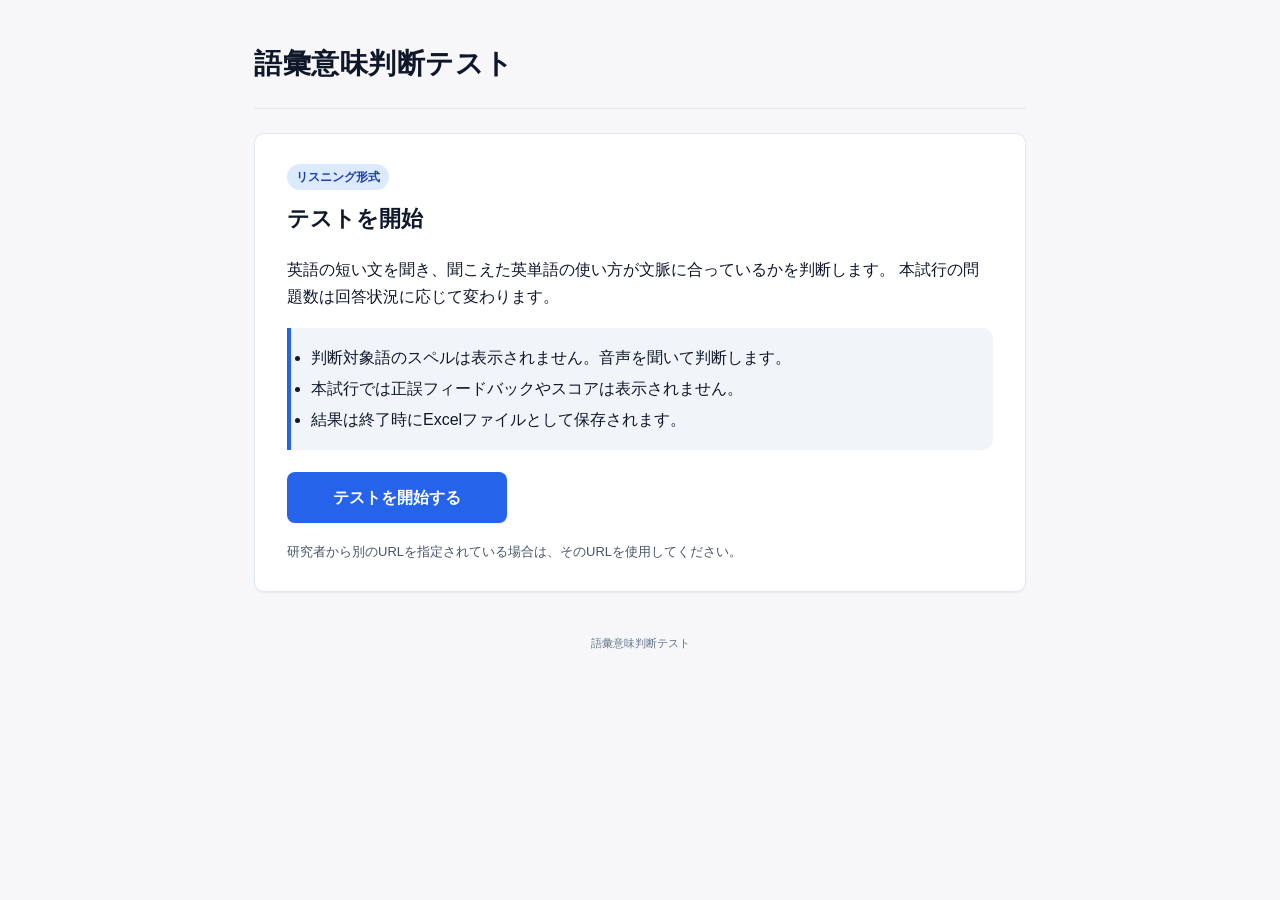
<file: index.html>
<!DOCTYPE html>
<html lang="ja">
<head>
  <meta charset="UTF-8" />
  <title>語彙意味判断テスト (LJT)</title>
  <meta name="viewport" content="width=device-width, initial-scale=1" />
  <link rel="icon" href="data:," />
  <link rel="stylesheet" href="assets/styles.css?v=20260428k" />
</head>
<body>
  <div id="browser-warning" class="hidden">
    <p>このテストは <strong>Google Chrome</strong> のブラウザでのみご利用いただけます。<br />
       PC の Chrome でこのページを開き直してください。</p>
  </div>

  <div id="landing-app" class="container">
    <header>
      <h1>語彙意味判断テスト</h1>
    </header>

    <main>
      <section class="stage">
        <p class="route-status">リスニング形式</p>
        <h2>テストを開始</h2>
        <p class="stage-lead">
          英語の短い文を聞き、聞こえた英単語の使い方が文脈に合っているかを判断します。
          本試行の問題数は回答状況に応じて変わります。
        </p>
        <ul class="note-list compact-list">
          <li>判断対象語のスペルは表示されません。音声を聞いて判断します。</li>
          <li>本試行では正誤フィードバックやスコアは表示されません。</li>
          <li>結果は終了時にExcelファイルとして保存されます。</li>
        </ul>
        <a id="start-link" class="primary-btn start-link" href="adaptive/">テストを開始する</a>
        <p class="mode-note">
          研究者から別のURLを指定されている場合は、そのURLを使用してください。
        </p>
      </section>
    </main>

    <footer>
      <small>語彙意味判断テスト</small>
    </footer>
  </div>
  <script>
    (function () {
      function isSupportedBrowser () {
        if (!('AudioContext' in window || 'webkitAudioContext' in window)) return false;
        if (!(window.crypto && window.crypto.getRandomValues)) return false;
        if (typeof Audio === 'undefined') return false;
        var ua = navigator.userAgent || '';
        if (/iPad|iPhone|iPod|Android/.test(ua)) return false;
        if (/CriOS\//.test(ua)) return false;
        if (/Edg\//.test(ua) || /OPR\//.test(ua)) return false;
        return /Chrome\//.test(ua);
      }
      var link = document.getElementById('start-link');
      if (link) {
        link.href = 'adaptive/' + window.location.search + window.location.hash;
      }
      if (!isSupportedBrowser()) {
        document.getElementById('browser-warning').classList.remove('hidden');
        document.getElementById('landing-app').classList.add('hidden');
      }
    })();
  </script>
</body>
</html>
</file>
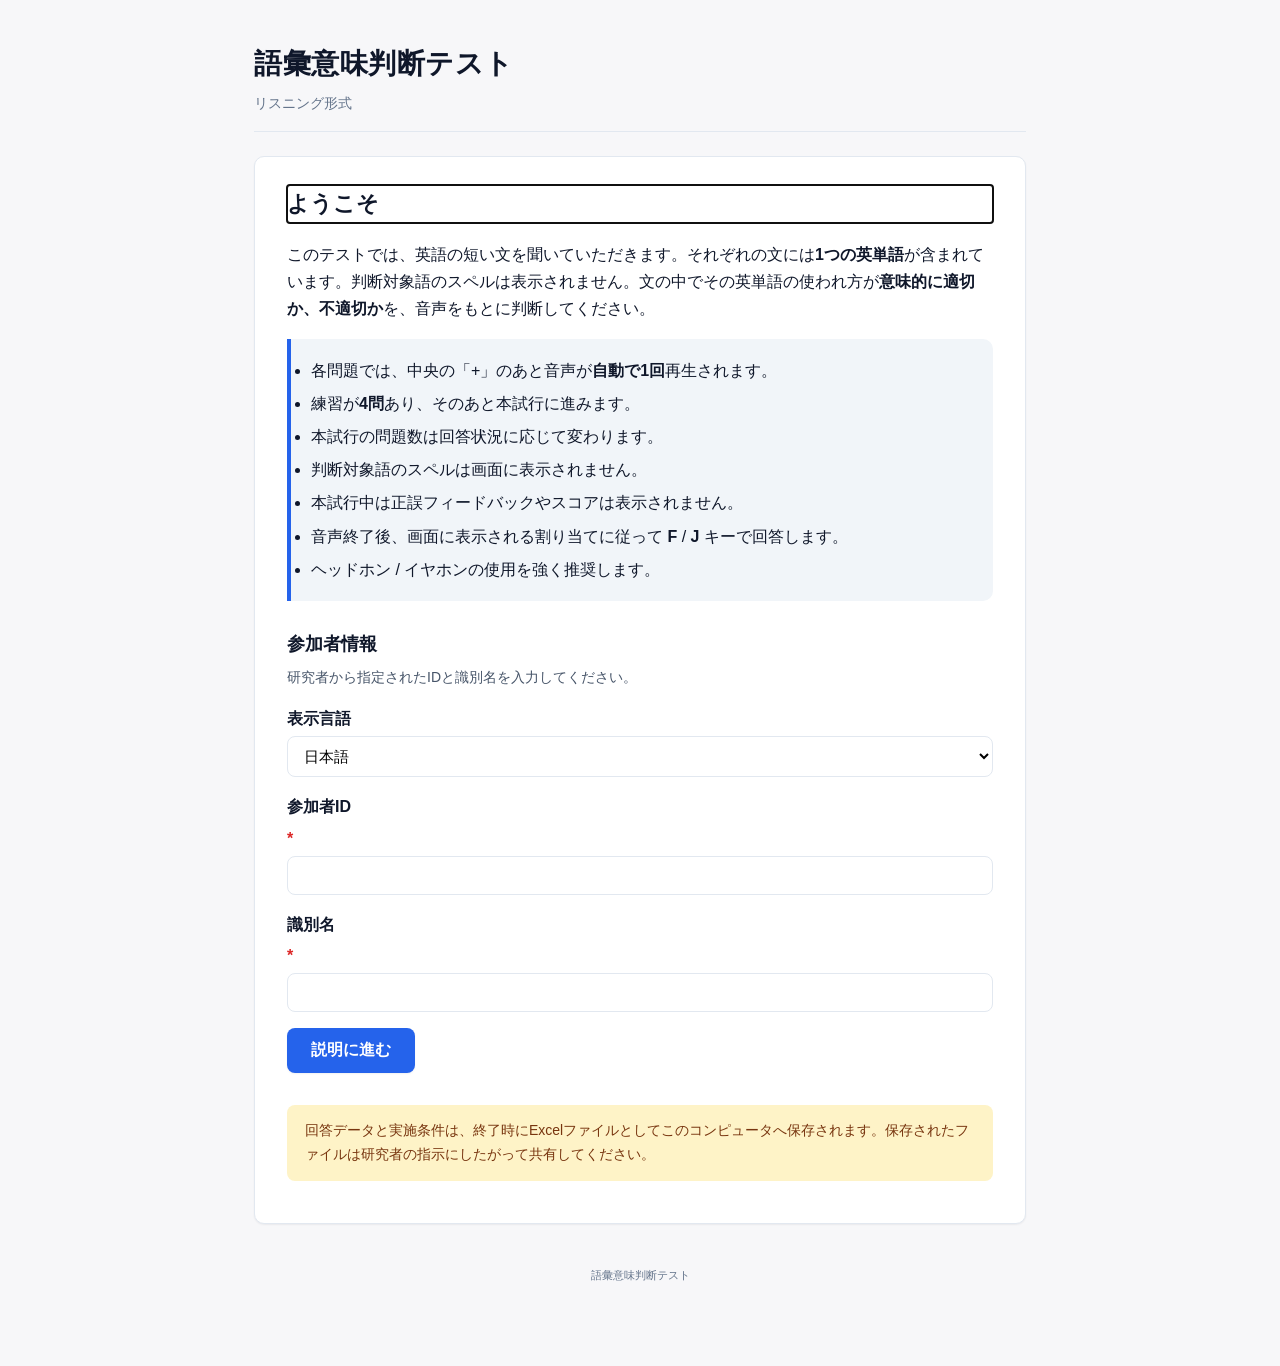
<file: adaptive/index.html>
<!DOCTYPE html>
<html lang="ja">
<head>
  <meta charset="UTF-8" />
  <title>語彙意味判断テスト</title>
  <meta name="viewport" content="width=device-width, initial-scale=1" />
  <link rel="icon" href="data:," />
  <link rel="stylesheet" href="../assets/styles.css?v=20260531g" />
</head>
<body>
  <div id="browser-warning" class="hidden">
    <p data-i18n-html="browserWarning">このテストは <strong>Google Chrome</strong> のブラウザでのみご利用いただけます。<br />
       PC の Chrome でこのページを開き直してください。</p>
  </div>

  <div id="app" class="container">
    <header>
      <h1 data-i18n="appTitle">語彙意味判断テスト</h1>
      <p class="subtitle" data-i18n="subtitleAdaptive">リスニング形式</p>
    </header>

    <main id="stage-container">
      <section id="stage-welcome" class="stage">
        <h2 data-i18n="welcomeTitle">ようこそ</h2>
        <p data-i18n-html="welcomeBody">このテストでは、英語の短い文を聞いていただきます。
          それぞれの文には<strong>1つの英単語</strong>が含まれています。
          文の中でその英単語の使われ方が<strong>意味的に適切か、不適切か</strong>を判断してください。</p>
        <ul class="note-list">
          <li data-i18n-html="noteAutoplay">各問題では、中央の「+」のあと音声が<strong>自動で1回</strong>再生されます。</li>
          <li data-i18n-html="notePractice">練習が<strong>4問</strong>あり、そのあと本試行に進みます。</li>
          <li data-i18n="noteAdaptiveLength">本試行の問題数は回答状況に応じて変わります。</li>
          <li data-i18n="noteNoSpelling">判断対象語のスペルは画面に表示されません。</li>
          <li data-i18n="noteNoScoreShown">本試行では正誤フィードバックやスコアは表示されません。</li>
          <li data-i18n-html="noteKeys">音声終了後、キーボードの <strong>F</strong> / <strong>J</strong> で回答します。</li>
          <li data-i18n="noteHeadphones">ヘッドホン / イヤホンの使用を強く推奨します。</li>
        </ul>
        <div id="research-panel" class="research-panel hidden"></div>
        <h3 data-i18n="participantInfo">参加者情報</h3>
        <p class="form-note" data-i18n="participantInfoLead">研究者から指定されたIDと識別名を入力してください。</p>
        <form id="participant-form">
          <label>
            <span data-i18n="languageLabel">表示言語</span>
            <select id="input-lang" autocomplete="off">
              <option value="ja">日本語</option>
              <option value="en">English</option>
            </select>
          </label>
          <label>
            <span><span data-i18n="participantId">参加者ID</span> <span class="required">*</span></span>
            <input type="text" id="input-pid" required maxlength="64" autocomplete="off" />
          </label>
          <label>
            <span><span data-i18n="participantName">識別名</span> <span class="required">*</span></span>
            <input type="text" id="input-name" required maxlength="64" autocomplete="off" />
          </label>
          <button type="submit" class="primary-btn" data-i18n="consentStart">説明に進む</button>
        </form>
        <p class="disclaimer" data-i18n="disclaimer">
          回答データは終了時にあなたのコンピュータに保存されます。
          ダウンロードされたファイルは研究者の指示にしたがって共有してください。
        </p>
      </section>

      <section id="stage-instructions" class="stage hidden">
        <h2 data-i18n="instructionsTitle">説明</h2>
        <p data-i18n="instructionsLead">これから4問の練習を行います。各問題では:</p>
        <div class="instruction-callout">
          <h3 data-i18n="practiceGoalTitle">練習で確認すること</h3>
          <ul>
            <li data-i18n-html="practiceGoalAudio">音声がはっきり聞こえる音量になっているか確認してください。</li>
            <li data-i18n-html="practiceGoalDecision">文全体を聞き、文の中で聞こえた英単語の意味が自然かどうかを判断してください。</li>
            <li data-i18n-html="practiceGoalKeys">あなたの <strong>F</strong> / <strong>J</strong> キー割り当てを確認してください。</li>
          </ul>
        </div>
        <ol>
          <li data-i18n-html="instructionFixation">中央の <strong>+</strong> を見てください。音声は自動で再生されます。</li>
          <li data-i18n-html="instructionNoSpelling">判断する英単語のスペルは画面に表示されません。音声で聞こえた単語をもとに判断してください。</li>
          <li data-i18n-html="instructionCriteria"><strong>適切</strong>は、聞こえた英単語が文脈に合っている場合です。<strong>不適切</strong>は、聞こえた英単語が文脈に合わない場合です。</li>
          <li data-i18n-html="instructionDecision">音声が終わったら、聞こえた英単語の使い方が
              <span class="yes-color"><strong>「適切」</strong></span>か
              <span class="no-color"><strong>「不適切」</strong></span>かを選んでください。</li>
          <li id="key-instruction">回答キーを読み込み中です。</li>
          <li id="timing-instruction">制限時間設定を読み込み中です。</li>
          <li data-i18n="instructionFeedback">練習では正解・不正解のフィードバックが表示されます。
              本試行ではフィードバックはありません。</li>
        </ol>
        <p class="instruction-note" data-i18n="instructionPracticeSupport">練習中に音声が聞き取りにくい場合は、本試行に進む前に研究者へ知らせてください。</p>
        <button id="btn-start-practice" class="primary-btn" data-i18n="startPractice">練習を開始する</button>
      </section>

      <section id="stage-trial" class="stage hidden">
        <div class="trial-header">
          <span id="trial-label"></span>
          <span id="trial-counter" role="status" aria-live="polite" aria-atomic="true"></span>
        </div>
        <div class="trial-body">
          <div id="fixation-cross" class="fixation-cross hidden" aria-hidden="true">+</div>
          <div class="audio-area">
            <button id="btn-play" class="primary-btn" aria-describedby="play-status" data-i18n="playAudio">音声を再生</button>
            <p id="play-status" class="play-status" role="status" aria-live="polite"></p>
          </div>
          <div id="target-word-area" class="hidden" role="region" aria-live="polite">
            <p class="target-word" id="target-word-display"></p>
            <div class="response-btns">
              <button id="btn-yes" class="response-btn yes-btn" aria-label="適切 (Yes)">適切</button>
              <button id="btn-no"  class="response-btn no-btn" aria-label="不適切 (No)">不適切</button>
            </div>
            <div id="response-timebar" class="response-timebar hidden" aria-hidden="true">
              <div id="response-timebar-fill" class="response-timebar-fill"></div>
            </div>
          </div>
        </div>
        <div id="feedback-area" class="hidden" role="status" aria-live="polite"></div>
        <audio id="audio-player" preload="auto"></audio>
      </section>

      <section id="stage-transition" class="stage hidden">
        <h2 data-i18n="transitionTitle">練習は以上です</h2>
        <div id="practice-summary" class="practice-summary" role="status" aria-live="polite"></div>
        <p data-i18n-html="transitionBody">これから本試行に入ります。本試行では<strong>フィードバックは表示されません</strong>。
           音声は<strong>1回のみ</strong>再生されます。準備ができたら開始してください。</p>
        <p class="instruction-note" data-i18n="transitionReminder">音量、キー割り当て、判断方法に問題がなければ本試行を開始してください。</p>
        <button id="btn-start-main" class="primary-btn" data-i18n="startMain">本試行を開始する</button>
      </section>

      <section id="stage-result" class="stage hidden">
        <h2 data-i18n="resultTitle">テスト終了</h2>
        <p data-i18n="resultThanks">ご協力ありがとうございました。</p>
        <div id="participant-score-report" class="result-box participant-score-report hidden" aria-live="polite"></div>
        <div class="download-status" id="download-status" role="status" aria-live="polite" data-i18n="savingStatus">
          結果を保存中...
        </div>
        <p class="result-file" id="filename-display"></p>
        <button id="btn-download-again" class="secondary-btn hidden" data-i18n="downloadAgain">
          もう一度ダウンロードする
        </button>
        <p class="end-note" data-i18n="endNote">
          結果ファイルがダウンロードフォルダに保存されました。
          研究者の指示にしたがって共有してください。
        </p>
      </section>
    </main>

    <footer>
      <small data-i18n="appTitle">語彙意味判断テスト</small>
    </footer>
  </div>

  <script src="../lib/xlsx.full.min.js?v=20260531g"></script>
  <script src="config.js?v=20260531g"></script>
  <script src="../js/cat_1f.js?v=20260531g"></script>
  <script src="../js/cat_2f.js?v=20260531g"></script>
  <script src="../js/xlsx_export.js?v=20260531g"></script>
  <script src="../js/cat_session_storage.js?v=20260531g"></script>
  <script src="../js/cat_app.js?v=20260531g"></script>
</body>
</html>
</file>
<file: assets/styles.css>
/* LJT-CAT — Japanese UI styles (Chrome, PC) */

:root {
  --color-bg: #f7f7f9;
  --color-card: #ffffff;
  --color-primary: #2563eb;
  --color-primary-dark: #1e40af;
  --color-yes: #059669;
  --color-no: #dc2626;
  --color-neutral: #475569;
  --color-border: #e2e8f0;
  --color-text: #0f172a;
  --color-muted: #64748b;
  --shadow-sm: 0 1px 2px rgba(15, 23, 42, 0.06);
  --shadow-md: 0 4px 12px rgba(15, 23, 42, 0.08);
  --radius: 10px;
  --font-jp: "Hiragino Kaku Gothic ProN", "Yu Gothic", "Meiryo",
             "Noto Sans JP", "Helvetica Neue", sans-serif;
}

* { box-sizing: border-box; }

html, body {
  margin: 0;
  padding: 0;
  font-family: var(--font-jp);
  background: var(--color-bg);
  color: var(--color-text);
  line-height: 1.7;
  font-size: 16px;
}

.hidden { display: none !important; }

.container {
  max-width: 820px;
  margin: 0 auto;
  padding: 40px 24px 80px;
}

header {
  border-bottom: 1px solid var(--color-border);
  padding-bottom: 16px;
  margin-bottom: 24px;
  position: relative;
}

h1 {
  font-size: 28px;
  margin: 0 0 4px;
  letter-spacing: 0.02em;
}

.subtitle {
  color: var(--color-muted);
  margin: 0;
  font-size: 14px;
}

#mode-badge {
  position: absolute;
  top: 8px;
  right: 0;
  font-size: 12px;
  background: var(--color-primary);
  color: #fff;
  padding: 4px 10px;
  border-radius: 999px;
  font-weight: 600;
}

h2 {
  font-size: 22px;
  margin-top: 0;
}

.stage-lead {
  margin: 0 0 18px;
  color: var(--color-text);
}

.route-status {
  display: inline-block;
  margin: 0 0 10px;
  padding: 3px 9px;
  border-radius: 999px;
  background: #dbeafe;
  color: var(--color-primary-dark);
  font-size: 12px;
  font-weight: 700;
}

h3 {
  font-size: 18px;
  margin-top: 28px;
  margin-bottom: 8px;
}

.stage {
  background: var(--color-card);
  border: 1px solid var(--color-border);
  border-radius: var(--radius);
  padding: 28px 32px;
  box-shadow: var(--shadow-sm);
  animation: fadeIn 0.25s ease-out;
}

@keyframes fadeIn {
  from { opacity: 0; transform: translateY(6px); }
  to   { opacity: 1; transform: translateY(0);    }
}

.note-list {
  background: #f1f5f9;
  border-left: 4px solid var(--color-primary);
  padding: 12px 20px;
  border-radius: 0 var(--radius) var(--radius) 0;
  margin: 16px 0 24px;
}

.note-list li { margin: 6px 0; }

.compact-list {
  margin-bottom: 22px;
}

.compact-list li {
  margin: 4px 0;
}

.instruction-callout {
  margin: 16px 0 20px;
  padding: 14px 18px;
  border-left: 4px solid var(--color-yes);
  border-radius: 0 8px 8px 0;
  background: #ecfdf5;
}
.instruction-callout h3 {
  margin: 0 0 8px;
  font-size: 16px;
}
.instruction-callout ul {
  margin: 0;
  padding-left: 20px;
}
.instruction-callout li { margin: 4px 0; }
.instruction-note {
  margin: 16px 0 20px;
  color: var(--color-neutral);
  font-size: 14px;
}
.practice-summary {
  margin: 14px 0 18px;
  padding: 12px 16px;
  border-left: 4px solid var(--color-primary);
  border-radius: 0 8px 8px 0;
  background: #eff6ff;
  color: var(--color-primary-dark);
  font-weight: 700;
}

.research-panel {
  margin: 22px 0 28px;
  padding: 18px;
  border: 1px solid #bfdbfe;
  border-radius: 8px;
  background: #eff6ff;
}
.research-panel-header h3 {
  margin: 0 0 4px;
  font-size: 17px;
}
.research-panel-heading {
  position: relative;
  display: flex;
  align-items: flex-start;
  justify-content: space-between;
  gap: 12px;
}
.research-panel-help {
  position: relative;
  flex: 0 0 auto;
}
.research-panel-help-trigger {
  width: 28px;
  height: 28px;
  padding: 0;
  border: 1px solid #93c5fd;
  border-radius: 50%;
  background: #ffffff;
  color: var(--color-primary-dark);
  font-size: 15px;
  font-weight: 800;
  line-height: 1;
  cursor: help;
}
.research-panel-help-trigger:hover,
.research-panel-help-trigger:focus-visible {
  border-color: var(--color-primary);
  box-shadow: 0 0 0 3px rgba(37, 99, 235, 0.16);
  outline: none;
}
.research-panel-help-popover {
  position: absolute;
  top: calc(100% + 8px);
  right: 0;
  z-index: 10;
  display: none;
  width: min(360px, calc(100vw - 64px));
  padding: 12px 14px;
  border: 1px solid #bfdbfe;
  border-radius: 8px;
  background: #ffffff;
  box-shadow: 0 12px 32px rgba(15, 23, 42, 0.16);
  color: var(--color-text);
  font-size: 12px;
  line-height: 1.45;
}
.research-panel-help:hover .research-panel-help-popover,
.research-panel-help-trigger:focus-visible + .research-panel-help-popover,
.research-panel-help-popover.is-visible {
  display: block;
}
.research-panel-help-popover strong {
  display: block;
  margin-bottom: 8px;
  font-size: 13px;
}
.research-panel-help-popover dl {
  margin: 0;
}
.research-panel-help-popover dt {
  margin: 8px 0 2px;
  font-weight: 800;
  color: var(--color-primary-dark);
}
.research-panel-help-popover dd {
  margin: 0;
  color: var(--color-neutral);
}
.research-panel-header p,
.research-model {
  margin: 6px 0 12px;
  color: var(--color-neutral);
  font-size: 13px;
}
.research-summary-grid {
  display: grid;
  grid-template-columns: repeat(2, minmax(0, 1fr));
  gap: 8px;
  margin: 12px 0;
}
.research-summary-grid div {
  padding: 10px 12px;
  border: 1px solid #dbeafe;
  border-radius: 8px;
  background: #fff;
}
.research-summary-grid span {
  display: block;
  color: var(--color-muted);
  font-size: 12px;
}
.research-summary-grid strong {
  display: block;
  font-size: 13px;
  overflow-wrap: anywhere;
}
.research-panel h4 {
  margin: 16px 0 4px;
  font-size: 15px;
}
.research-protocol {
  margin: 14px 0 16px;
  padding: 14px;
  border: 1px solid #dbeafe;
  border-radius: 8px;
  background: #ffffff;
}
.research-filter-panel {
  margin: 12px 0;
  padding: 12px;
  border: 1px solid #dbeafe;
  border-radius: 8px;
  background: #ffffff;
}
.research-control-grid {
  display: grid;
  grid-template-columns: repeat(3, minmax(0, 1fr));
  gap: 10px;
  margin: 12px 0 6px;
}
.research-filter-grid {
  grid-template-columns: minmax(0, 2fr) minmax(120px, 1fr);
}
.research-control-grid label,
.research-url-row label {
  margin: 0;
}
.research-control-grid span,
.research-url-row span {
  display: block;
  margin-bottom: 4px;
  font-size: 12px;
  font-weight: 700;
  color: var(--color-neutral);
}
.research-control-grid .research-label {
  display: flex;
  align-items: center;
  gap: 6px;
}
.research-help {
  position: relative;
  display: inline-flex;
  align-items: center;
  justify-content: center;
  flex: 0 0 auto;
  width: 16px;
  height: 16px;
  border-radius: 50%;
  background: #dbeafe;
  color: var(--color-primary-dark);
  font-size: 11px;
  font-weight: 800;
  line-height: 1;
  text-decoration: none;
  cursor: help;
}
.research-help:focus-visible {
  outline: 2px solid var(--color-primary);
  outline-offset: 2px;
}
.research-help .research-help-tooltip {
  position: absolute;
  top: calc(100% + 6px);
  left: 0;
  z-index: 1000;
  display: none;
  width: min(300px, calc(100vw - 48px));
  padding: 9px 10px;
  border: 1px solid #bfdbfe;
  border-radius: 8px;
  background: #ffffff;
  box-shadow: 0 10px 28px rgba(15, 23, 42, 0.16);
  color: var(--color-text);
  font-size: 12px;
  font-weight: 500;
  line-height: 1.45;
  text-align: left;
  white-space: normal;
}
.research-help:hover .research-help-tooltip,
.research-help:focus-visible .research-help-tooltip {
  display: block;
}
.research-grid-points {
  display: block;
  min-height: 40px;
  padding: 10px 12px;
  border: 1px solid var(--color-border);
  border-radius: 8px;
  background: #f8fafc;
  color: var(--color-text);
  font-size: 13px;
  font-variant-numeric: tabular-nums;
}
.research-url-row {
  margin: 10px 0;
}
.research-url-row input {
  font-size: 12px;
  font-family: ui-monospace, SFMono-Regular, Menlo, Consolas, monospace;
}
.research-profile-advice {
  margin: 8px 0 12px;
  padding: 10px 12px;
  border-left: 3px solid #2563eb;
  border-radius: 4px;
  background: #eff6ff;
  color: #1e3a8a;
  font-size: 13px;
  line-height: 1.45;
}
.research-calibration-safety {
  margin: 10px 0 12px;
  padding: 10px 12px;
  border: 1px solid #bfdbfe;
  border-left-width: 4px;
  border-radius: 6px;
  background: #ffffff;
  font-size: 12px;
  line-height: 1.45;
}
.research-calibration-safety.safe {
  border-left-color: #15803d;
}
.research-calibration-safety.caution {
  border-left-color: #b45309;
}
.research-calibration-safety.blocked {
  border-left-color: #b91c1c;
}
.research-calibration-safety-head {
  display: flex;
  align-items: center;
  justify-content: space-between;
  gap: 10px;
  margin-bottom: 6px;
}
.research-calibration-safety-head strong {
  font-size: 13px;
}
.research-calibration-safety-head span {
  padding: 2px 8px;
  border-radius: 999px;
  background: #e0f2fe;
  color: var(--color-primary-dark);
  font-size: 11px;
  font-weight: 800;
}
.research-calibration-safety.caution .research-calibration-safety-head span {
  background: #fef3c7;
  color: #92400e;
}
.research-calibration-safety.blocked .research-calibration-safety-head span {
  background: #fee2e2;
  color: #991b1b;
}
.research-calibration-safety ul {
  margin: 0;
  padding-left: 18px;
}
.research-calibration-safety li {
  margin: 3px 0;
}
.research-methods-grid {
  display: grid;
  grid-template-columns: repeat(2, minmax(0, 1fr));
  gap: 10px;
  margin: 10px 0 12px;
}
.research-methods-grid label {
  margin: 0;
}
.research-methods-grid span {
  display: block;
  margin-bottom: 4px;
  font-size: 12px;
  font-weight: 700;
  color: var(--color-neutral);
}
.research-methods-grid textarea {
  box-sizing: border-box;
  width: 100%;
  min-height: 126px;
  resize: vertical;
  font-family: inherit;
  font-size: 12px;
  line-height: 1.5;
}
.research-action-row {
  display: flex;
  align-items: center;
  flex-wrap: wrap;
  gap: 8px;
}
.research-action-row .secondary-btn {
  padding: 8px 12px;
  font-size: 13px;
}
.research-protocol-status {
  min-height: 20px;
  color: var(--color-primary-dark);
  font-size: 13px;
  font-weight: 700;
}
.research-protocol-status.error {
  color: var(--color-no);
}
.research-table-wrap {
  max-height: 360px;
  overflow: auto;
  border: 1px solid #dbeafe;
  border-radius: 8px;
  background: #fff;
}
.research-table {
  width: 100%;
  border-collapse: collapse;
  font-size: 12px;
  line-height: 1.45;
}
.research-table th,
.research-table td {
  padding: 7px 8px;
  border-bottom: 1px solid #e2e8f0;
  text-align: left;
  white-space: nowrap;
}
.research-table th {
  position: sticky;
  top: 0;
  background: #dbeafe;
  color: var(--color-text);
  z-index: 1;
}

form label {
  display: block;
  margin: 16px 0;
}
form label span { display: block; font-weight: 600; margin-bottom: 4px; }
form label small { display: block; color: var(--color-muted); margin-top: 2px; font-size: 13px; }

.form-note {
  margin: -2px 0 12px;
  color: var(--color-neutral);
  font-size: 14px;
}

input[type="text"], input[type="number"], select {
  width: 100%;
  padding: 10px 12px;
  font-family: inherit;
  font-size: 15px;
  border: 1px solid var(--color-border);
  border-radius: 8px;
  background: #fff;
  transition: border-color 0.15s;
}
input[type="text"]:focus, input[type="number"]:focus, select:focus {
  outline: none;
  border-color: var(--color-primary);
  box-shadow: 0 0 0 3px rgba(37, 99, 235, 0.12);
}

.required { color: var(--color-no); font-weight: 700; }

.primary-btn, .secondary-btn, .response-btn {
  font-family: inherit;
  font-size: 16px;
  font-weight: 600;
  padding: 12px 24px;
  border: none;
  border-radius: 8px;
  cursor: pointer;
  transition: transform 0.08s, box-shadow 0.15s, background 0.15s;
}

.primary-btn {
  background: var(--color-primary);
  color: #fff;
  box-shadow: var(--shadow-sm);
}
.primary-btn:hover:not(:disabled)  { background: var(--color-primary-dark); }
.primary-btn:active:not(:disabled) { transform: translateY(1px); }
.primary-btn:disabled {
  background: var(--color-muted);
  cursor: not-allowed;
  opacity: 0.7;
}

.secondary-btn {
  background: #fff;
  color: var(--color-primary);
  border: 1px solid var(--color-primary);
}
.secondary-btn:hover { background: #eff6ff; }

.start-link {
  display: inline-flex;
  align-items: center;
  justify-content: center;
  min-width: 220px;
  text-decoration: none;
}

.disclaimer {
  margin-top: 32px;
  padding: 14px 18px;
  background: #fef3c7;
  border-radius: 8px;
  font-size: 14px;
  color: #78350f;
}

.trial-header {
  display: flex;
  justify-content: space-between;
  align-items: center;
  margin-bottom: 28px;
  padding-bottom: 8px;
  border-bottom: 1px dashed var(--color-border);
  color: var(--color-muted);
}
#trial-counter { font-variant-numeric: tabular-nums; }
#trial-label   { font-weight: 600; color: var(--color-text); }

.trial-body {
  text-align: center;
  padding: 20px 0;
}

.fixation-cross {
  min-height: 88px;
  display: flex;
  align-items: center;
  justify-content: center;
  font-size: 54px;
  line-height: 1;
  font-weight: 700;
  color: var(--color-text);
  margin: 24px 0 12px;
}

.audio-area {
  margin: 30px auto 40px;
}
.audio-area .primary-btn { min-width: 220px; font-size: 17px; }

.play-status {
  color: var(--color-muted);
  font-size: 14px;
  margin-top: 12px;
  min-height: 1em;
}

.target-word {
  font-size: 24px;
  line-height: 1.45;
  font-weight: 700;
  color: var(--color-primary-dark);
  margin: 18px auto 28px;
  max-width: 720px;
  letter-spacing: 0;
  font-family: "Helvetica Neue", "Arial", sans-serif;
}

.response-btns {
  display: flex;
  gap: 16px;
  justify-content: center;
  margin-top: 18px;
}

.response-btn {
  flex: 0 1 180px;
  padding: 16px 24px;
  font-size: 17px;
  color: #fff;
  min-height: 82px;
  display: flex;
  flex-direction: column;
  align-items: center;
  justify-content: center;
  gap: 6px;
}
.response-label { line-height: 1.2; }
.key-hint {
  display: block;
  font-size: 13px;
  font-weight: 600;
  opacity: 0.92;
}
.keycap {
  display: inline-flex;
  align-items: center;
  justify-content: center;
  min-width: 32px;
  height: 28px;
  padding: 0 8px;
  margin-right: 4px;
  border-radius: 6px;
  background: rgba(255, 255, 255, 0.24);
  border: 1px solid rgba(255, 255, 255, 0.55);
  color: #fff;
  font-size: 15px;
  font-weight: 800;
  line-height: 1;
}
.yes-btn { background: var(--color-yes); }
.no-btn  { background: var(--color-no);  }
.yes-btn:hover { background: #047857; }
.no-btn:hover  { background: #b91c1c; }
.response-btn:disabled { opacity: 0.5; cursor: not-allowed; }

.response-timebar {
  width: min(380px, 100%);
  height: 6px;
  margin: 18px auto 0;
  border-radius: 999px;
  background: #e2e8f0;
  overflow: hidden;
}
.response-timebar-fill {
  width: 100%;
  height: 100%;
  border-radius: inherit;
  background: var(--color-primary);
}

.yes-color { color: var(--color-yes); }
.no-color  { color: var(--color-no);  }

#feedback-area {
  margin-top: 28px;
  padding: 16px 20px;
  border-radius: 8px;
  text-align: center;
  font-weight: 600;
  animation: fadeIn 0.2s;
}
#feedback-area.correct { background: #d1fae5; color: #065f46; }
#feedback-area.wrong   { background: #fee2e2; color: #991b1b; }
#feedback-area.advance {
  background: #eff6ff;
  color: var(--color-primary-dark);
}
.advance-prompt {
  margin-top: 10px;
}
.advance-prompt p {
  margin: 0 0 10px;
  font-size: 14px;
}
.advance-btn {
  min-width: 160px;
}

.result-box {
  background: #eff6ff;
  border: 1px solid #bfdbfe;
  border-radius: var(--radius);
  padding: 22px 28px;
  margin: 20px 0;
}
.result-item {
  display: flex;
  justify-content: space-between;
  padding: 10px 0;
  border-bottom: 1px solid #dbeafe;
}
.result-item:last-of-type { border-bottom: none; }
.result-label { color: var(--color-neutral); }
.result-value { font-weight: 700; font-size: 20px; color: var(--color-primary-dark); }
.result-note { font-size: 13px; color: var(--color-muted); margin-top: 12px; }
.participant-score-report {
  text-align: left;
}
.participant-score-report h3 {
  margin: 0 0 14px;
  color: var(--color-primary-dark);
  font-size: 20px;
}
.result-report-grid {
  display: grid;
  gap: 0;
}
.participant-score-report .result-item {
  gap: 16px;
  align-items: baseline;
}
.participant-score-report .result-value {
  text-align: right;
  overflow-wrap: anywhere;
}
.result-learning-note {
  margin-top: 14px;
  padding-top: 14px;
  border-top: 1px solid #dbeafe;
}
.result-learning-note strong {
  color: var(--color-primary-dark);
}
.result-learning-note p {
  margin: 6px 0 0;
  color: var(--color-neutral);
  font-size: 14px;
  line-height: 1.6;
}

.download-status {
  padding: 12px 16px;
  background: #fef3c7;
  border-radius: 8px;
  text-align: center;
  margin: 16px 0;
  color: #78350f;
  font-weight: 600;
}
.download-status.done {
  background: #d1fae5;
  color: #065f46;
}

.result-file {
  margin: 10px 0 16px;
  color: var(--color-neutral);
  font-size: 13px;
  overflow-wrap: anywhere;
}

.end-note {
  margin-top: 18px;
  font-size: 14px;
  color: var(--color-muted);
  padding: 10px 14px;
  background: #f1f5f9;
  border-radius: 8px;
}

code {
  background: #fff;
  padding: 1px 5px;
  border-radius: 4px;
  font-size: 13px;
  border: 1px solid var(--color-border);
}

footer {
  margin-top: 40px;
  text-align: center;
  color: var(--color-muted);
  font-size: 13px;
}
footer a { color: var(--color-primary); text-decoration: none; }
footer a:hover { text-decoration: underline; }

#browser-warning {
  max-width: 640px;
  margin: 60px auto;
  padding: 32px;
  background: #fee2e2;
  border: 1px solid #fca5a5;
  border-radius: var(--radius);
  text-align: center;
  color: #7f1d1d;
}

/* Mode-specific badge colors */
#mode-badge.mode-1f { background: var(--color-primary); }
#mode-badge.mode-2f { background: var(--color-yes); }

/* Research-mode banner (2F_research) */
.research-banner {
  margin: 16px 0 24px;
  padding: 14px 18px;
  background: #fef3c7;
  color: #78350f;
  border: 1px solid #f59e0b;
  border-radius: 8px;
  font-size: 14px;
  line-height: 1.6;
}
.research-banner strong { color: #7c2d12; }

.mode-grid {
  display: grid;
  grid-template-columns: repeat(2, minmax(0, 1fr));
  gap: 16px;
  margin-top: 22px;
}

.mode-grid-single {
  grid-template-columns: minmax(0, 1fr);
}

.mode-card {
  display: block;
  padding: 18px 20px;
  border: 1px solid var(--color-border);
  border-radius: 8px;
  background: #fff;
  color: var(--color-text);
  text-decoration: none;
  box-shadow: var(--shadow-sm);
}

.mode-card.primary-mode {
  border-color: #bfdbfe;
  background: #eff6ff;
}

.mode-card:hover {
  border-color: var(--color-primary);
  box-shadow: var(--shadow-md);
}

.mode-card strong {
  display: block;
  margin-bottom: 8px;
  color: var(--color-primary-dark);
}

.mode-card span {
  display: block;
  color: var(--color-muted);
  font-size: 14px;
}

.mode-note {
  margin: 18px 0 0;
  color: var(--color-neutral);
  font-size: 13px;
}

@media (max-width: 720px) {
  .container {
    padding: 24px 14px 56px;
  }
  .stage {
    padding: 22px 18px;
  }
  .mode-grid,
  .research-control-grid,
  .research-methods-grid,
  .research-summary-grid,
  .response-btns {
    grid-template-columns: 1fr;
    flex-direction: column;
  }
  .response-btn {
    width: 100%;
    flex-basis: auto;
  }
  .participant-score-report .result-item {
    display: grid;
    gap: 4px;
  }
  .participant-score-report .result-value {
    font-size: 18px;
  }
}

.research-reference-group {
  margin: 0.6rem 0;
  padding: 0.4rem 0.8rem;
  background: #fafbfc;
  border-left: 3px solid #94a3b8;
  border-radius: 4px;
}
.research-reference-group h6 {
  margin: 0 0 0.4rem 0;
  font-size: 0.85rem;
  color: #475569;
  font-weight: 600;
  letter-spacing: 0.02em;
}
.research-references {
  list-style: disc;
  padding-left: 1.2rem;
  margin: 0;
  font-size: 0.85rem;
  line-height: 1.5;
}
.research-references li {
  margin-bottom: 0.4rem;
}
.research-references li small {
  color: #64748b;
  font-size: 0.78rem;
}
.research-doi {
  color: #1d4ed8;
  text-decoration: none;
  word-break: break-all;
  font-size: 0.78rem;
}
.research-doi:hover {
  text-decoration: underline;
}
.research-references-note {
  margin: 0.6rem 0 0 0;
  font-size: 0.8rem;
  color: #64748b;
}
.research-grid-cost {
  margin: 0.4rem 0 0 0;
  font-size: 0.78rem;
  font-weight: 500;
}
.research-grid-cost.warn {
  color: #b45309;
}
.research-grid-cost.ok {
  color: transparent;
  margin: 0;
  height: 0;
}
small.research-help {
  display: block;
  width: auto;
  height: auto;
  margin-top: 0.3rem;
  border-radius: 0;
  background: transparent;
  color: #64748b;
  font-size: 0.78rem;
  font-weight: 400;
  font-style: italic;
  line-height: 1.4;
  cursor: default;
}

.research-collapsible {
  margin: 0.6rem 0;
}
.research-collapsible > summary {
  cursor: pointer;
  font-weight: 600;
  font-size: 0.95rem;
  color: #1e293b;
  padding: 0.3rem 0;
  list-style: none;
}
.research-collapsible > summary::-webkit-details-marker {
  display: none;
}
.research-collapsible > summary::before {
  content: "\25B8 ";
  display: inline-block;
  transition: transform 0.15s ease;
}
.research-collapsible[open] > summary::before {
  content: "\25BE ";
}

.research-warning {
  display: block;
  margin-top: 0.3rem;
  color: #b45309;
  font-size: 0.78rem;
  font-weight: 500;
}

.research-build-info {
  margin-top: 14px;
  padding-top: 10px;
  border-top: 1px dashed #cbd5e1;
  color: #475569;
  font-size: 0.8rem;
}
.research-build-info dl {
  display: grid;
  grid-template-columns: max-content 1fr;
  gap: 4px 12px;
  margin: 0;
}
.research-build-info dt {
  font-weight: 600;
  color: #475569;
}
.research-build-info dd {
  margin: 0;
  font-variant-numeric: tabular-nums;
}
.research-build-info code {
  font-family: ui-monospace, SFMono-Regular, Menlo, Consolas, monospace;
  font-size: 0.78rem;
  background: #f1f5f9;
  padding: 1px 6px;
  border-radius: 4px;
}

/* =========================================================================
   Accessibility refinements
   References (verified from prior knowledge; live web lookup was unavailable
   in this environment, so URLs below are canonical and stable):
     - WCAG 2.2 SC 1.4.3 Contrast (Minimum):
       https://www.w3.org/WAI/WCAG22/Understanding/contrast-minimum.html
       (Normal text >= 4.5:1, large text >= 3:1)
     - WCAG 2.2 SC 1.4.6 Contrast (Enhanced):
       https://www.w3.org/WAI/WCAG22/Understanding/contrast-enhanced.html
       (AAA: normal text >= 7:1, large text >= 4.5:1)
     - WCAG 2.2 SC 2.4.7 Focus Visible:
       https://www.w3.org/WAI/WCAG22/Understanding/focus-visible.html
     - MDN prefers-reduced-motion:
       https://developer.mozilla.org/en-US/docs/Web/CSS/@media/prefers-reduced-motion
     - MDN :focus-visible (broad support: Chrome 86+, Firefox 85+, Safari 15.4+):
       https://developer.mozilla.org/en-US/docs/Web/CSS/:focus-visible
   ========================================================================= */

/* --- Task D: Skip-to-main link (WCAG 2.2 SC 2.4.1 Bypass Blocks) ---
   NOTE for cat_app.js / HTML agents: insert at the very top of <body>:
     <a class="skip-link" href="#main-content">Skip to main content</a>
   and ensure the primary <main> region has id="main-content".
   Visually hidden until focused; revealed via top transition. */
.skip-link {
  position: absolute;
  top: -40px;
  left: 0;
  background: #1d4ed8;       /* on #fff = 8.59:1 — passes AAA (SC 1.4.6) */
  color: #fff;
  padding: 8px 12px;
  z-index: 100;
  text-decoration: none;
  border-radius: 0 0 4px 0;
  transition: top 0.2s ease;
}
.skip-link:focus,
.skip-link:focus-visible {
  top: 0;
}

/* --- Task B: Visible focus states (WCAG 2.2 SC 2.4.7 Focus Visible) ---
   Uses :focus-visible so mouse clicks on buttons don't show a ring,
   but keyboard navigation always does. The double box-shadow gives a
   white halo so the blue ring stays visible against blue/dark fills
   (e.g. .primary-btn, .yes-btn, .no-btn) AND light backgrounds. */
button:focus-visible,
input:focus-visible,
select:focus-visible,
[role="button"]:focus-visible,
a:focus-visible,
summary:focus-visible {
  outline: 2px solid #1d4ed8; /* 8.59:1 on #fff — exceeds 4.5:1 (SC 1.4.3) */
  outline-offset: 2px;
  box-shadow: 0 0 0 4px rgba(255, 255, 255, 0.9),
              0 0 0 6px #1d4ed8;
}
/* Preserve the existing input focus treatment (border + soft halo) but
   layer the high-contrast outline on top for keyboard users only. */
input[type="text"]:focus-visible,
input[type="number"]:focus-visible,
select:focus-visible {
  border-color: var(--color-primary);
}

/* --- Task C: Color contrast audit (WCAG 2.2 SC 1.4.3) ---
   Audit findings against #ffffff background unless noted:
     #64748b on #fff      = 4.54:1   pass AA  (kept as --color-muted)
     #475569 on #fff      = 7.46:1   pass AAA (kept as --color-neutral)
     #1e40af on #dbeafe   = 6.50:1   pass AA  (.research-help)
     #b45309 on #fff      = 5.93:1   pass AA  (.research-grid-cost.warn)
     #78350f on #fef3c7   = 9.10:1   pass AAA (.disclaimer)
     #94a3b8 on #fff      = 2.99:1   FAIL (only used as decorative
                                     border-left on .research-reference-group;
                                     decorative borders are exempt — left as-is)
   No text-color failures detected. The #94a3b8 swap to #64748b rule below
   is a defensive override in case a future edit reuses #94a3b8 for text. */
.research-warning,
.research-references-note,
.research-grid-cost,
small.research-help {
  /* Force the accessible muted text token (4.54:1 on white). */
  /* Only applies where the element's own color would otherwise be #94a3b8. */
}

/* --- Task E: High-contrast opt-in modifier ---
   Toggled by cat_app.js when ?contrast=high is present in the URL.
   Targets ratios >= 7:1 (SC 1.4.6 AAA) and thicker borders for
   low-vision researchers. */
.high-contrast {
  --color-bg: #ffffff;
  --color-card: #ffffff;
  --color-text: #000000;             /* 21:1 on #fff */
  --color-muted: #1f2937;            /* 16.1:1 on #fff (was #64748b @ 4.54:1) */
  --color-neutral: #111827;          /* 18.7:1 on #fff */
  --color-border: #000000;
  --color-primary: #0b3d91;          /* 10.5:1 on #fff */
  --color-primary-dark: #07306f;     /* 13.4:1 on #fff */
  --color-yes: #036b3a;              /* 5.9:1 on #fff (icon-paired) */
  --color-no: #a30b15;               /* 7.4:1 on #fff */
}
.high-contrast .stage,
.high-contrast .research-panel,
.high-contrast .research-protocol,
.high-contrast .research-filter-panel,
.high-contrast .result-box,
.high-contrast .mode-card,
.high-contrast input[type="text"],
.high-contrast input[type="number"],
.high-contrast select {
  border-width: 2px;
  border-style: solid;
  border-color: #000;
}
.high-contrast .primary-btn,
.high-contrast .secondary-btn,
.high-contrast .response-btn {
  border: 2px solid #000;
}
.high-contrast a,
.high-contrast .research-doi {
  text-decoration: underline;
  color: #07306f;
}
.high-contrast :focus-visible {
  outline-width: 3px;
  outline-color: #000;
}

/* --- Task A: Reduced motion (MDN prefers-reduced-motion) ---
   Honours OS-level "Reduce motion" preference. Disables all transitions,
   animations, and transform-based motion site-wide. This block MUST remain
   the LAST rule in the file so it overrides every prior transition/animation
   declaration (including the details summary marker rotation above). */
@media (prefers-reduced-motion: reduce) {
  *,
  *::before,
  *::after {
    animation-duration: 0.001ms !important;
    animation-iteration-count: 1 !important;
    transition-duration: 0.001ms !important;
    transition: none !important;
    animation: none !important;
    scroll-behavior: auto !important;
  }
  /* Neutralise transform-based reveal effects (fadeIn keyframe at L108,
     translateY active-press at L373, marker rotation at L787-794, and the
     skip-link slide-in above). */
  .stage,
  #feedback-area {
    animation: none !important;
  }
  .primary-btn:active:not(:disabled) {
    transform: none !important;
  }
  .research-collapsible > summary::before {
    transition: none !important;
  }
  .skip-link {
    transition: none !important;
  }
}
</file>
